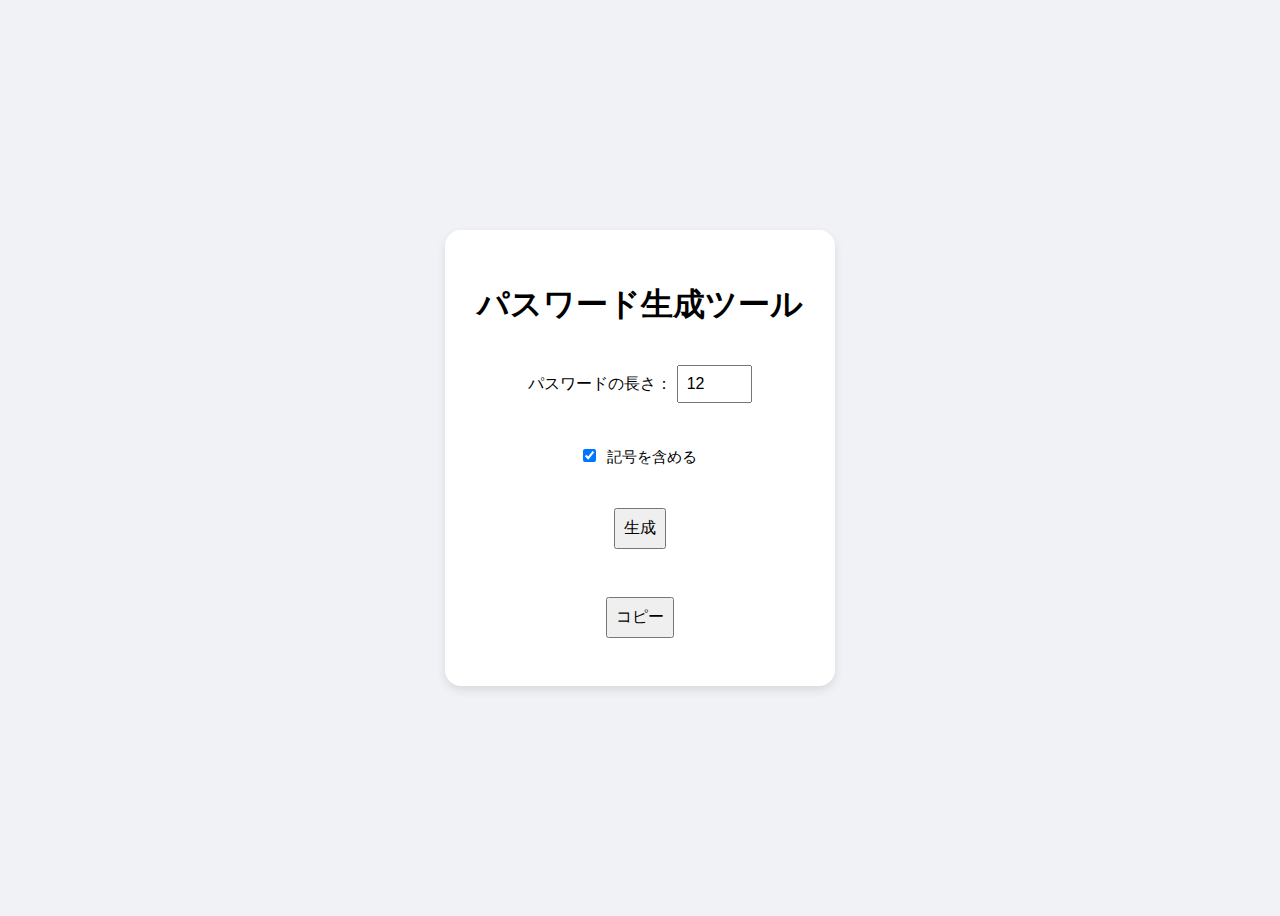
<file: password/index.html>
<!DOCTYPE html>
<html lang="ja">
<head>
  <meta charset="UTF-8">
  <meta name="viewport" content="width=device-width, initial-scale=1.0">
  <title>パスワード生成アプリ</title>
  <link rel="stylesheet" href="style.css">
</head>
<body>
  <div class="container">
    <h1>パスワード生成ツール</h1>

    <label for="length">パスワードの長さ：</label>
    <input type="number" id="length" min="4" max="32" value="12">

    <div class="options">
      <label><input type="checkbox" id="includeSymbols" checked> 記号を含める</label>
    </div>

    <button onclick="generatePassword()">生成</button>

    <div id="result"></div>
    <button onclick="copyPassword()">コピー</button>
  </div>

  <script src="script.js"></script>
</body>
</html>
</file>
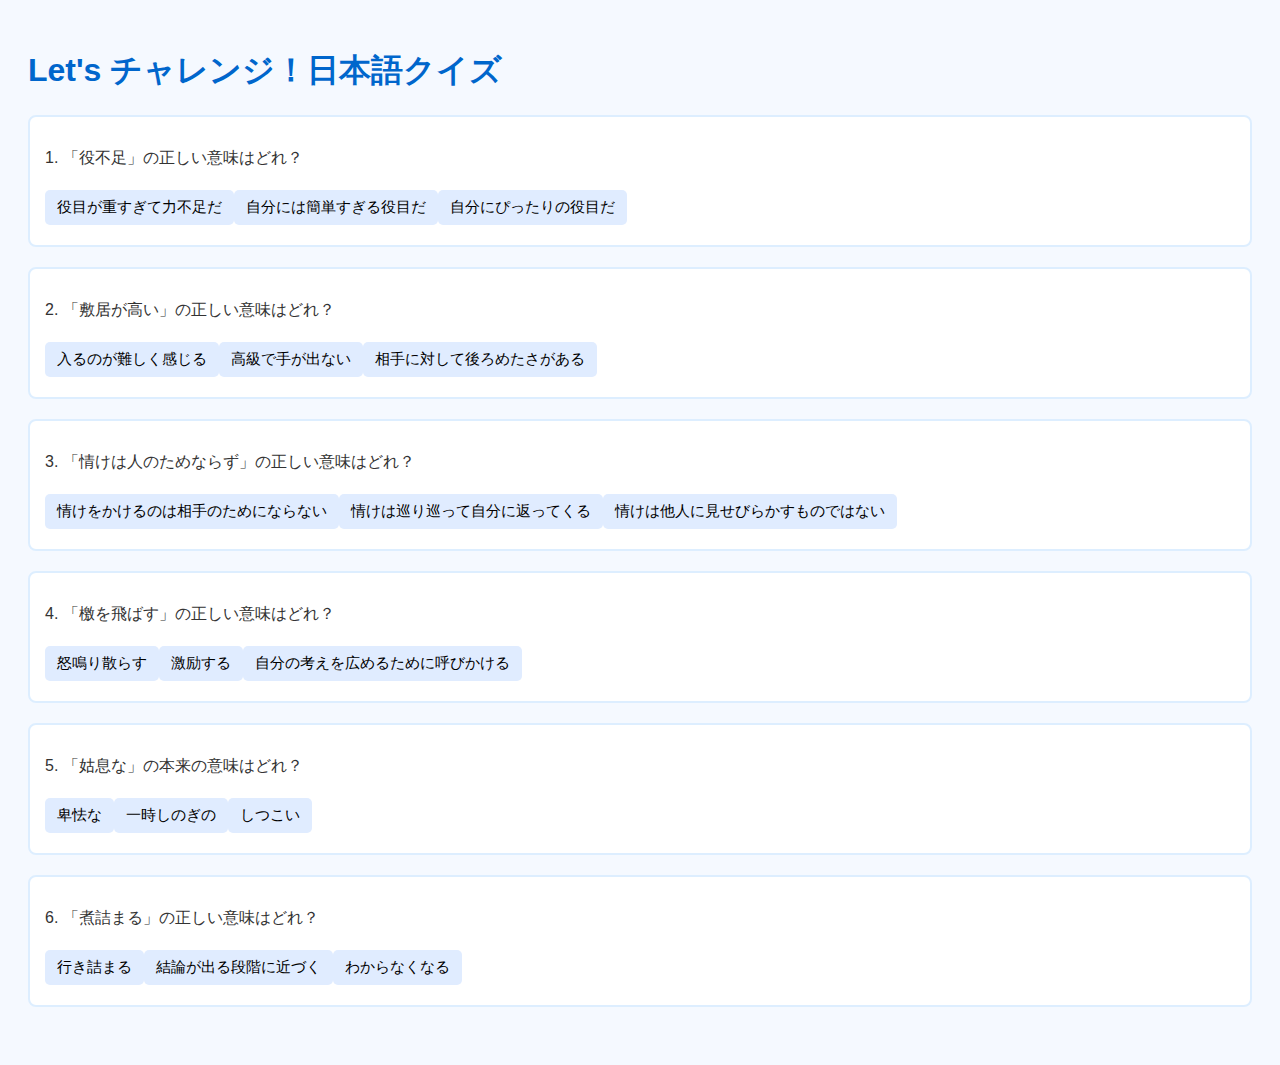
<file: quiz/index.html>
<!DOCTYPE html>
<html lang="ja">
<head>
<meta charset="UTF-8">
<title>日本語クイズ（色付き・再挑戦ボタン）</title>
<style>
  body {
    font-family: 'Segoe UI', sans-serif;
    background-color: #f5f9ff;
    color: #333;
    padding: 20px;
  }
  h1 {
    color: #0066cc;
  }
  .question {
    background: #fff;
    border: 2px solid #ddeeff;
    border-radius: 8px;
    padding: 15px;
    margin-bottom: 20px;
  }
  button.option {
    margin: 5px 0;
    padding: 8px 12px;
    font-size: 15px;
    border: none;
    border-radius: 5px;
    background-color: #e0ecff;
    cursor: pointer;
    transition: background-color 0.2s;
  }
  button.option:hover {
    background-color: #c2dbff;
  }
  button.correct {
    background-color: #a6e6a6 !important;
  }
  button.incorrect {
    background-color: #f6b6b6 !important;
  }
  button:disabled {
    cursor: default;
    opacity: 0.7;
  }
  #score {
    margin-top: 30px;
    font-size: 18px;
    font-weight: bold;
    color: #0066cc;
  }
  #retry {
    display: none;
    margin-top: 20px;
    padding: 10px 16px;
    font-size: 16px;
    background-color: #ffdd88;
    border: none;
    border-radius: 6px;
    cursor: pointer;
  }
  #retry:hover {
    background-color: #ffcc66;
  }
</style>
</head>
<body>

<h1>Let's チャレンジ！日本語クイズ</h1>

<div id="quiz"></div>
<div id="score"></div>
<button id="retry">もう一度挑戦</button>

<script>
const questions = [
  {
    question: "「役不足」の正しい意味はどれ？",
    options: [
      "役目が重すぎて力不足だ",
      "自分には簡単すぎる役目だ",
      "自分にぴったりの役目だ"
    ],
    answer: 1,
    explanation: "「役不足」は『役目が軽すぎる』という意味です。"
  },
  {
    question: "「敷居が高い」の正しい意味はどれ？",
    options: [
      "入るのが難しく感じる",
      "高級で手が出ない",
      "相手に対して後ろめたさがある"
    ],
    answer: 2,
    explanation: "本来は『不義理などで行きづらい』という意味です。"
  },
  {
    question: "「情けは人のためならず」の正しい意味はどれ？",
    options: [
      "情けをかけるのは相手のためにならない",
      "情けは巡り巡って自分に返ってくる",
      "情けは他人に見せびらかすものではない"
    ],
    answer: 1,
    explanation: "『情けは巡り巡って自分に返ってくる』という意味です。"
  },
  {
    question: "「檄を飛ばす」の正しい意味はどれ？",
    options: [
      "怒鳴り散らす",
      "激励する",
      "自分の考えを広めるために呼びかける"
    ],
    answer: 2,
    explanation: "『檄を飛ばす』は自分の主張を広めるために人に呼びかけることを意味します。"
  },
  {
    question: "「姑息な」の本来の意味はどれ？",
    options: [
      "卑怯な",
      "一時しのぎの",
      "しつこい"
    ],
    answer: 1,
    explanation: "『姑息』は『その場しのぎ』という意味です。"
  },
  {
    question: "「煮詰まる」の正しい意味はどれ？",
    options: [
      "行き詰まる",
      "結論が出る段階に近づく",
      "わからなくなる"
    ],
    answer: 1,
    explanation: "『煮詰まる』は結論が出る段階に近づく状態を指します。"
  }
];

const quizContainer = document.getElementById("quiz");
const scoreContainer = document.getElementById("score");
const retryButton = document.getElementById("retry");

let score = 0;
let answeredCount = 0;

function initQuiz() {
  quizContainer.innerHTML = "";
  scoreContainer.textContent = "";
  retryButton.style.display = "none";
  score = 0;
  answeredCount = 0;

  questions.forEach((q, index) => {
    const div = document.createElement("div");
    div.className = "question";
    div.innerHTML = `<p>${index + 1}. ${q.question}</p>`;

    q.options.forEach((opt, i) => {
      const button = document.createElement("button");
      button.textContent = opt;
      button.className = "option";
      button.addEventListener("click", () => {
        if (div.querySelector(".explanation")) return;

        const explanationDiv = document.createElement("div");
        explanationDiv.className = "explanation";

        if (i === q.answer) {
          button.classList.add("correct");
          explanationDiv.innerHTML = `<span class="correct">正解！</span> ${q.explanation}`;
          score++;
        } else {
          button.classList.add("incorrect");
          explanationDiv.innerHTML = `<span class="incorrect">不正解</span> ${q.explanation}`;
          // 正解ボタンもわかるように色付け
          const correctButton = div.querySelectorAll("button")[q.answer];
          correctButton.classList.add("correct");
        }

        div.appendChild(explanationDiv);

        // 他のボタンを無効化
        const allButtons = div.querySelectorAll("button");
        allButtons.forEach(b => b.disabled = true);

        answeredCount++;
        if (answeredCount === questions.length) {
          scoreContainer.textContent = `お疲れ様でした！ 正解数: ${score} / ${questions.length}`;
          retryButton.style.display = "inline-block";
        }
      });
      div.appendChild(button);
    });

    quizContainer.appendChild(div);
  });
}

initQuiz();

retryButton.addEventListener("click", () => {
  initQuiz();
});
</script>

</body>
</html>
</file>
<file: password/style.css>
body {
  font-family: 'Yu Gothic', sans-serif;
  background-color: #f0f2f5;
  display: flex;
  justify-content: center;
  align-items: center;
  height: 100vh;
}

.container {
  background: #fff;
  padding: 2em;
  border-radius: 1em;
  box-shadow: 0 4px 10px rgba(0,0,0,0.1);
  text-align: center;
}

input, button {
  padding: 0.5em;
  margin: 1em 0;
  font-size: 1em;
}

#result {
  margin-top: 1em;
  font-weight: bold;
  word-break: break-word;
}

.options {
  margin: 1em 0;
  font-size: 0.95em;
}

input[type="checkbox"] {
  margin-right: 0.5em;
}
</file>
